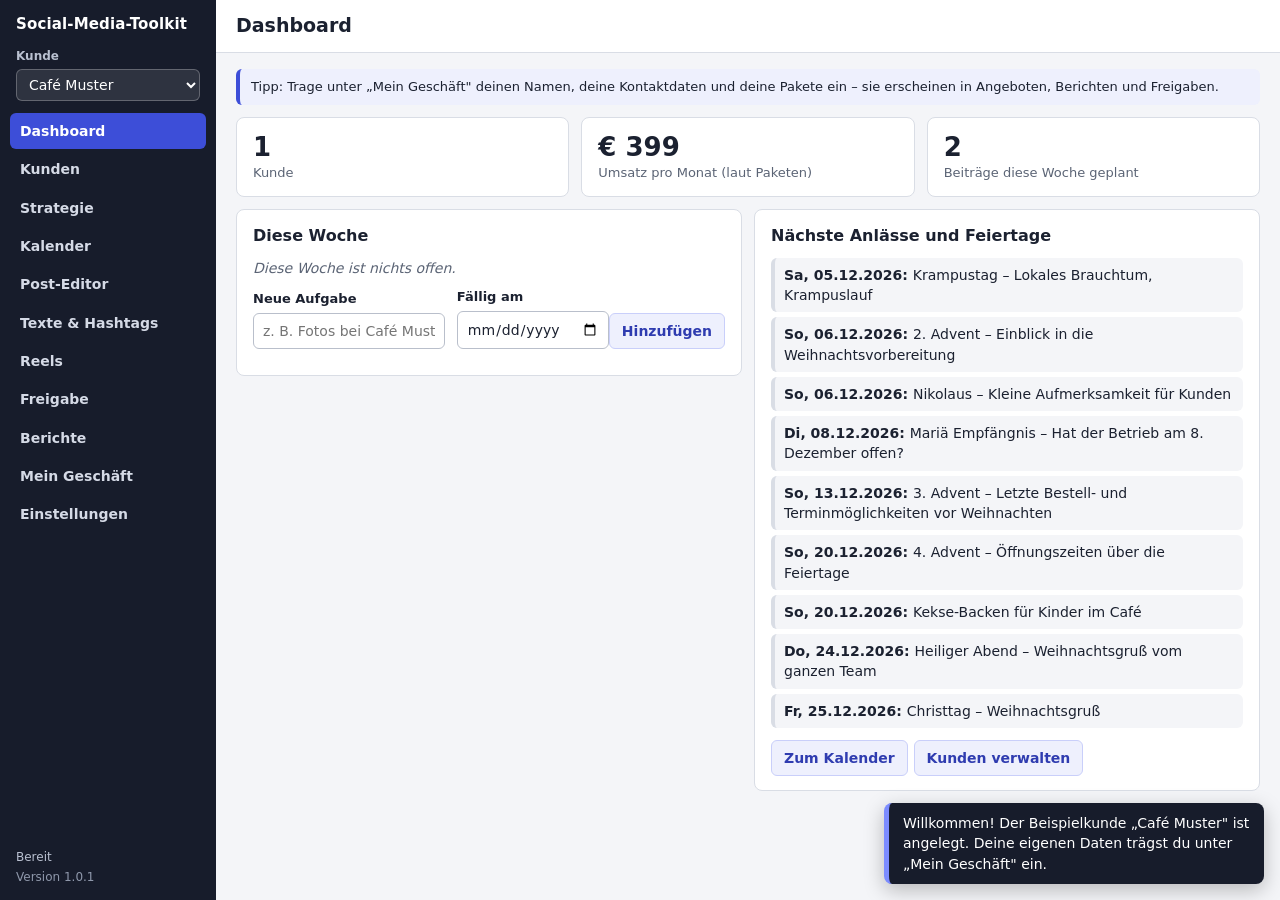
<file: index.html>
<!DOCTYPE html>
<html lang="de">
<head>
  <meta charset="utf-8">
  <meta name="viewport" content="width=device-width, initial-scale=1">
  <title>Social-Media-Betreuungs-Toolkit</title>
  <link rel="stylesheet" href="css/toolkit.css">
  <link rel="stylesheet" href="css/toolkit-teile.css">
  <link rel="stylesheet" href="css/toolkit-ansichten.css">
</head>
<body>
  <!--
    Social-Media-Betreuungs-Toolkit – Start: einfach diese Datei doppelklicken.
    Aufbau der Oberfläche:
      links   Seitenleiste: Kunden-Auswahl und Navigation  → js/ui/app.js
      rechts  die gewählte Ansicht                         → js/ui/ansicht-*.js
    Alle Skripte stehen in js/ladeliste.js (NICHT hier einzeln eintragen).
  -->

  <div class="sm-app">
    <aside class="sm-seite">
      <strong class="sm-marke-name">Social-Media-Toolkit</strong>
      <div class="sm-kundenwahl">
        <label for="kunden-auswahl">Kunde</label>
        <select id="kunden-auswahl"></select>
      </div>
      <nav id="navigation" class="sm-nav" aria-label="Bereiche"></nav>
      <div class="sm-seite-fuss">
        <span id="speicher-status" class="sm-status" role="status"></span>
        <span id="version" class="sm-version"></span>
      </div>
    </aside>

    <main class="sm-haupt">
      <header class="sm-kopf">
        <h1 id="ansicht-titel"></h1>
        <span id="kunde-anzeige" class="sm-kunde-anzeige"></span>
      </header>
      <div id="ansicht" class="sm-inhalt"></div>
    </main>
  </div>

  <div id="meldungen" class="sm-meldungen" aria-live="polite"></div>

  <noscript><p style="padding:2rem">Das Social-Media-Toolkit braucht JavaScript.</p></noscript>

  <script src="js/ladeliste.js"></script>
  <script>
    SM_LADE(['kern', 'konfig', 'grafik', 'dokumente', 'ui'], function () {
      SM.ui.app.starte();
    });
  </script>
</body>
</html>
</file>
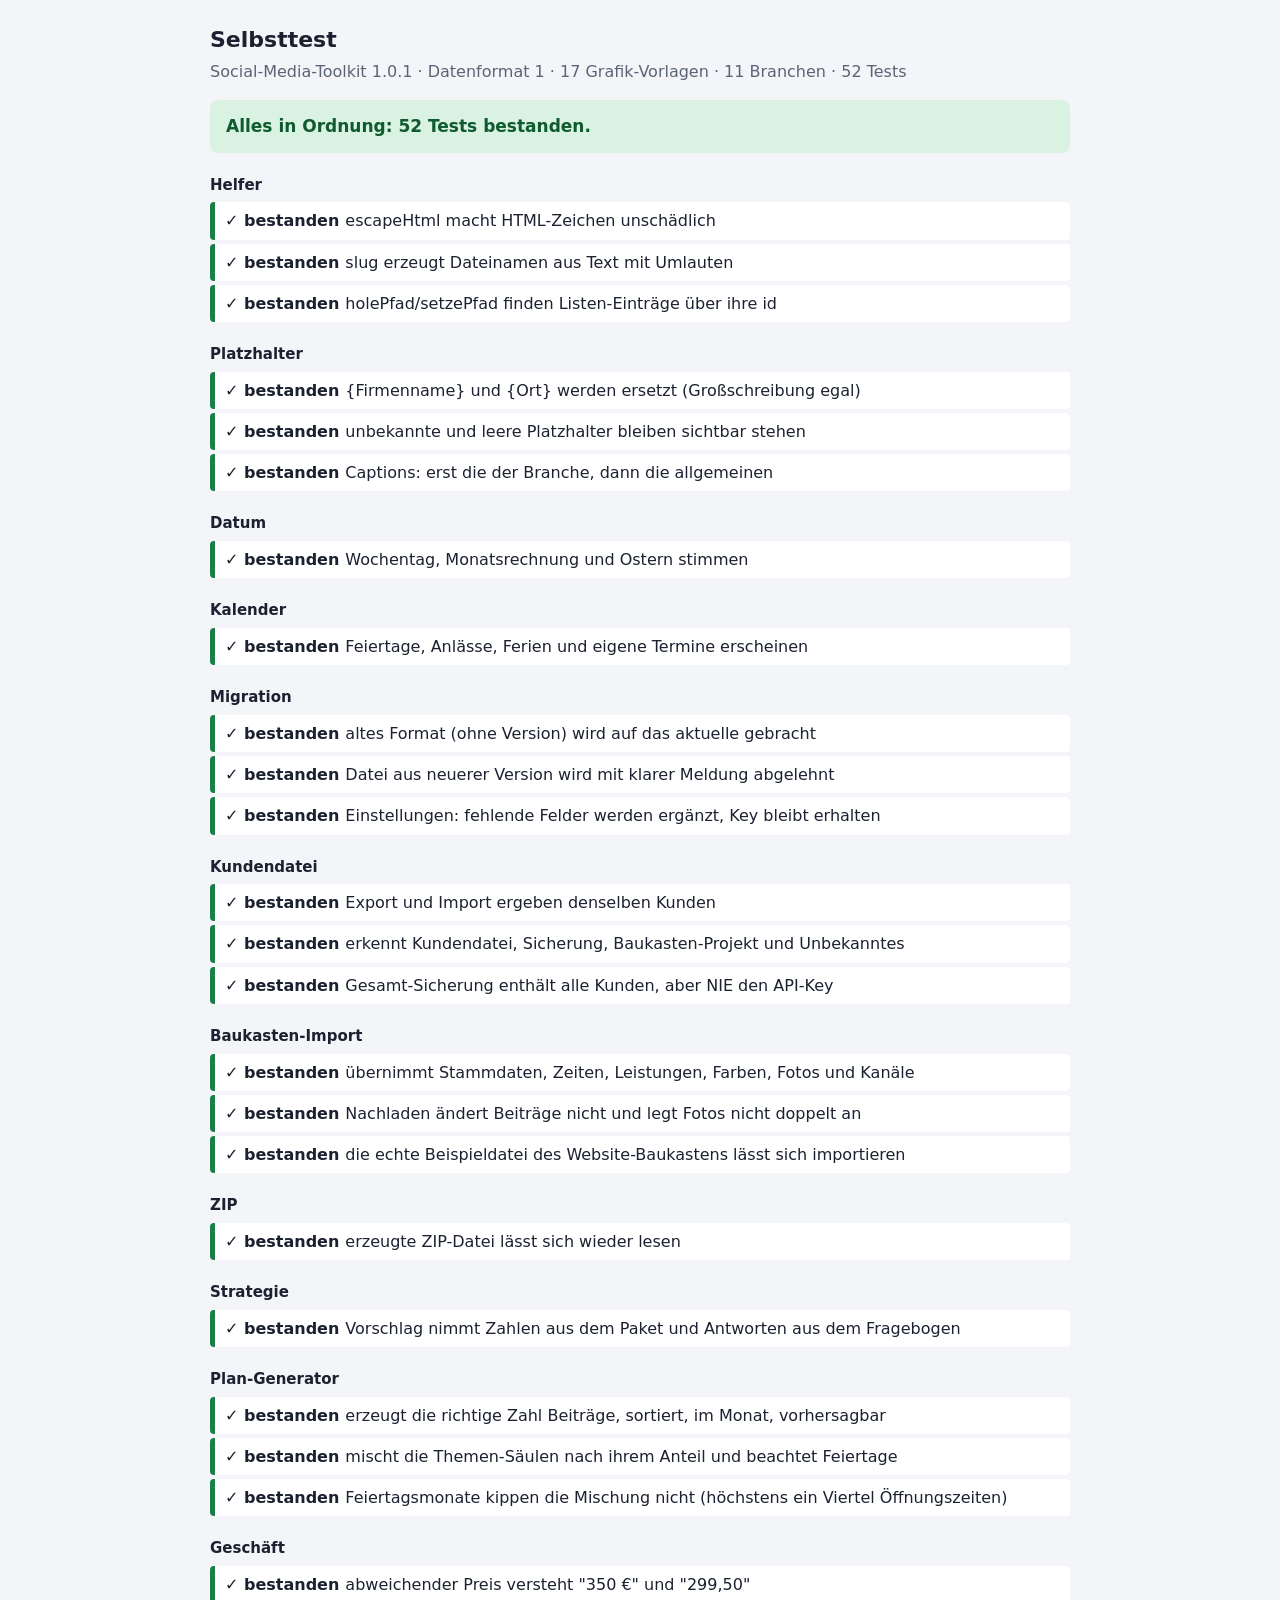
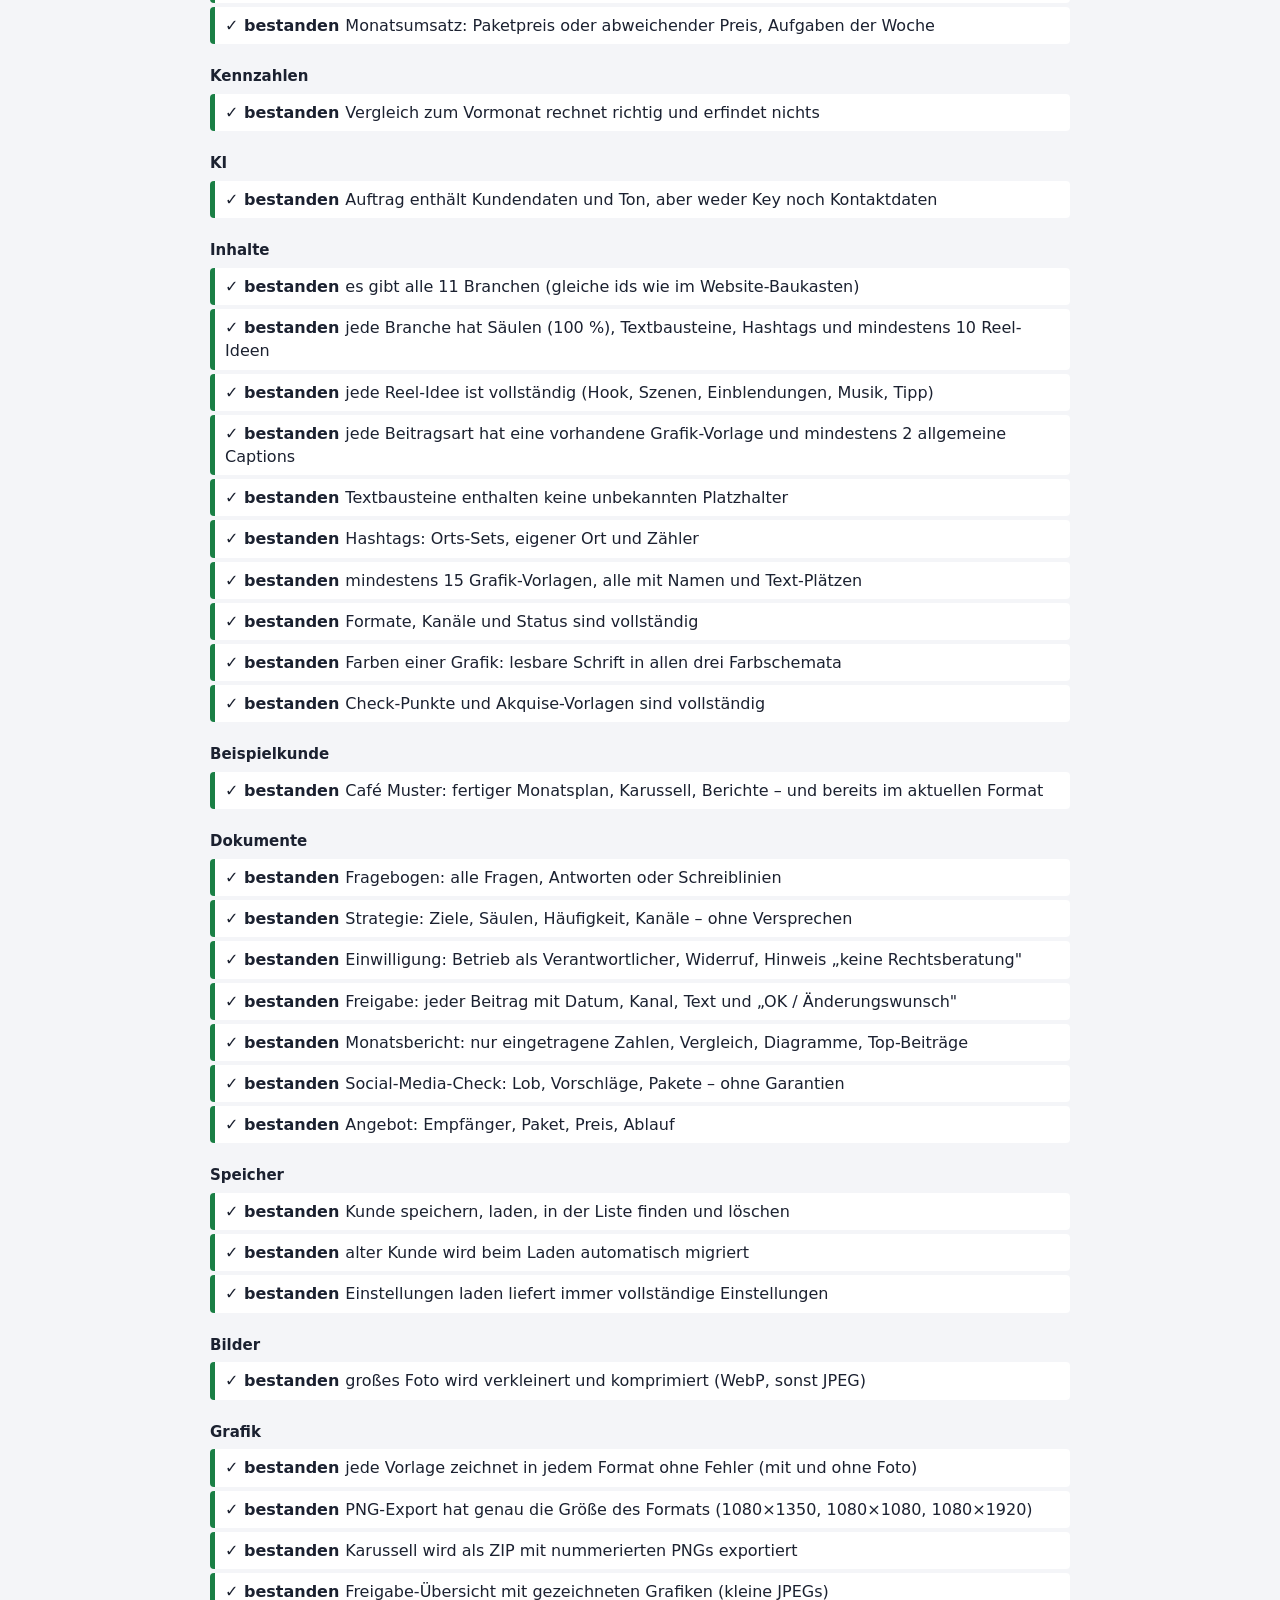
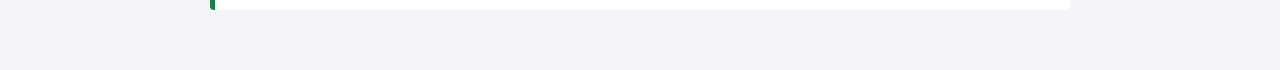
<file: test.html>
<!DOCTYPE html>
<html lang="de">
<head>
  <meta charset="utf-8">
  <meta name="viewport" content="width=device-width, initial-scale=1">
  <title>Selbsttest – Social-Media-Toolkit</title>
  <style>
    /* Schlichte Darstellung: grün = bestanden, rot = Fehler, grau = übersprungen */
    body { font-family: system-ui, -apple-system, "Segoe UI", Roboto, Arial, sans-serif; margin: 0; background: #f4f5f8; color: #1b2130; line-height: 1.45; }
    main { max-width: 860px; margin: 0 auto; padding: 24px 16px 60px; }
    h1 { font-size: 22px; margin: 0 0 4px; }
    h2 { font-size: 15px; margin: 22px 0 6px; }
    .info { color: #5b6475; margin: 0 0 16px; }
    #summe { font-weight: 700; padding: 14px 16px; border-radius: 8px; background: #e3e6ec; font-size: 17px; }
    #summe.gut { background: #d9f2e2; color: #0f5a2e; }
    #summe.schlecht { background: #fde3e0; color: #8f1d15; }
    ul { list-style: none; margin: 0; padding: 0; display: grid; gap: 4px; }
    li { background: #fff; border-left: 5px solid #b9bfcb; border-radius: 4px; padding: 7px 10px; }
    li.ok { border-left-color: #1a7f45; }
    li.fehler { border-left-color: #b3261e; background: #fff4f2; }
    li.uebersprungen { color: #5b6475; }
    li small { display: block; color: #8f1d15; font-family: ui-monospace, Consolas, monospace; margin-top: 3px; white-space: pre-wrap; }
    .marke { font-weight: 700; margin-right: 6px; }
  </style>
</head>
<body>
  <!--
    Selbsttest: nach JEDER Änderung am Werkzeug diese Datei im Browser öffnen
    (Doppelklick). Alles grün = die wichtigsten Funktionen arbeiten noch.
    Die Tests selbst stehen in tests/tests-*.js.
  -->
  <main>
    <h1>Selbsttest</h1>
    <p class="info" id="version">Lädt …</p>
    <p id="summe" role="status">Tests laufen …</p>
    <div id="ergebnisse"></div>
  </main>

  <script src="js/ladeliste.js"></script>
  <script>
    SM_LADE(['kern', 'konfig', 'grafik', 'dokumente', 'tests'], function () {
      var bereich = document.getElementById('ergebnisse');
      var listen = {};   // eine Liste pro Gruppe
      var SYMBOLE = { ok: '✓ bestanden', fehler: '✗ FEHLER', uebersprungen: '– übersprungen' };

      document.getElementById('version').textContent =
        'Social-Media-Toolkit ' + SM.VERSION + ' · Datenformat ' + SM.FORMAT_VERSION +
        ' · ' + SM.grafik.alle().length + ' Grafik-Vorlagen · ' + SM.konfig.branchen.length + ' Branchen · ' +
        SM.test.faelle.length + ' Tests';

      SM.test.laufe(function (ergebnis) {
        if (!listen[ergebnis.gruppe]) {
          var titel = document.createElement('h2');
          titel.textContent = ergebnis.gruppe;
          listen[ergebnis.gruppe] = document.createElement('ul');
          bereich.appendChild(titel);
          bereich.appendChild(listen[ergebnis.gruppe]);
        }
        var zeile = document.createElement('li');
        zeile.className = ergebnis.status;
        var marke = document.createElement('span');
        marke.className = 'marke';
        marke.textContent = SYMBOLE[ergebnis.status];
        zeile.appendChild(marke);
        zeile.appendChild(document.createTextNode(ergebnis.name));
        if (ergebnis.meldung && ergebnis.status === 'fehler') {
          var meldung = document.createElement('small');
          meldung.textContent = ergebnis.meldung;
          zeile.appendChild(meldung);
        }
        listen[ergebnis.gruppe].appendChild(zeile);
      }).then(function (summe) {
        var anzeige = document.getElementById('summe');
        anzeige.className = summe.fehler > 0 ? 'schlecht' : 'gut';
        anzeige.textContent = summe.fehler > 0
          ? summe.fehler + ' von ' + (summe.ok + summe.fehler) + ' Tests fehlgeschlagen – bitte die roten Zeilen ansehen.'
          : 'Alles in Ordnung: ' + summe.ok + ' Tests bestanden' + (summe.uebersprungen ? ', ' + summe.uebersprungen + ' übersprungen' : '') + '.';
        // Für automatische Prüfungen (z. B. mit Playwright) auslesbar:
        window.SM_TESTERGEBNIS = summe;
      });
    });
  </script>
</body>
</html>
</file>
<file: css/toolkit.css>
/* =====================================================================
   toolkit.css – Grundlayout des Werkzeugs
   (Seitenleiste links, Ansicht rechts, Meldungen unten rechts)
   Allgemeine Bauteile (Buttons, Felder, Gruppen …): toolkit-teile.css
   Bauteile einzelner Ansichten (Kalender, Post-Editor …): toolkit-ansichten.css
   Alle Klassen beginnen mit "sm-". Die druckbaren Dokumente haben ihren
   eigenen Stil in js/dokumente/rahmen.js (Klassen "dok-").
   ===================================================================== */

:root {
  --sm-akzent: #3d4ed8;
  --sm-akzent-dunkel: #2f3cb0;
  --sm-akzent-hell: #eef0fd;
  --sm-text: #1b2130;
  --sm-leise: #5b6475;
  --sm-linie: #d9dde5;
  --sm-flaeche: #f4f5f8;
  --sm-weiss: #ffffff;
  --sm-leiste: #171c2b;
  --sm-gefahr: #b3261e;
  --sm-ok: #1a7f45;
  --sm-warnung: #9a5b00;
  --sm-radius: 8px;
}

* { box-sizing: border-box; }

html, body { height: 100%; }

body {
  margin: 0;
  font-family: system-ui, -apple-system, "Segoe UI", Roboto, Arial, sans-serif;
  font-size: 14px;
  line-height: 1.45;
  color: var(--sm-text);
  background: var(--sm-flaeche);
  overflow: hidden;
}

:focus-visible { outline: 3px solid #f59e0b; outline-offset: 2px; }

.sm-versteckt {
  position: absolute; width: 1px; height: 1px; overflow: hidden;
  clip-path: inset(50%); white-space: nowrap;
}

.sm-luecke { flex: 1; }

/* ---------- Zwei Bereiche: Seitenleiste und Ansicht ---------- */
.sm-app { display: flex; height: 100%; }

.sm-seite {
  width: 216px; flex: none; background: var(--sm-leiste); color: #fff;
  display: flex; flex-direction: column; padding: 14px 10px; gap: 12px; overflow-y: auto;
}
.sm-marke-name { font-size: 15px; padding: 0 6px; letter-spacing: .01em; }
.sm-kundenwahl { display: grid; gap: 4px; padding: 0 6px; }
.sm-kundenwahl label { font-size: 12px; color: #b9c0d0; font-weight: 600; }
.sm-kundenwahl select {
  font: inherit; color: #fff; background: rgba(255, 255, 255, .1);
  border: 1px solid rgba(255, 255, 255, .25); border-radius: 6px; padding: 6px 8px; width: 100%;
}
.sm-kundenwahl select option { color: var(--sm-text); background: #fff; }

.sm-nav { display: grid; gap: 2px; }
.sm-nav button {
  font: inherit; font-weight: 600; text-align: left; color: #d5daE6; background: none;
  border: 0; border-radius: 6px; padding: 8px 10px; cursor: pointer;
}
.sm-nav button:hover { background: rgba(255, 255, 255, .08); color: #fff; }
.sm-nav button.sm-nav-aktiv { background: var(--sm-akzent); color: #fff; }

.sm-seite-fuss { margin-top: auto; display: grid; gap: 2px; padding: 0 6px; }
.sm-status { font-size: 12px; color: #b9c0d0; }
.sm-status-fehler { color: #ffb4a9; font-weight: 700; }
.sm-version { font-size: 12px; color: #8f98ab; }

.sm-haupt { flex: 1; min-width: 0; display: flex; flex-direction: column; }
.sm-kopf {
  display: flex; align-items: baseline; gap: 12px; padding: 12px 20px;
  background: var(--sm-weiss); border-bottom: 1px solid var(--sm-linie); flex: none;
}
.sm-kopf h1 { font-size: 19px; margin: 0; }
.sm-kunde-anzeige { color: var(--sm-leise); font-weight: 600; }
.sm-inhalt { flex: 1; overflow-y: auto; padding: 16px 20px 60px; }

/* ---------- Meldungen unten rechts ---------- */
.sm-meldungen {
  position: fixed; right: 16px; bottom: 16px; z-index: 1000;
  display: grid; gap: 8px; max-width: 380px;
}
.sm-meldung {
  background: var(--sm-leiste); color: #fff; padding: 10px 14px;
  border-radius: var(--sm-radius); box-shadow: 0 6px 20px rgba(0, 0, 0, .25);
  border-left: 5px solid var(--sm-ok);
}
.sm-meldung-fehler { border-left-color: #ff6b5e; }
.sm-meldung-info { border-left-color: #7c8cff; }

/* ---------- Schmale Fenster: Seitenleiste nach oben ---------- */
@media (max-width: 860px) {
  body { overflow: auto; }
  .sm-app { flex-direction: column; height: auto; }
  .sm-seite { width: 100%; }
  .sm-nav { grid-template-columns: repeat(3, 1fr); }
  .sm-inhalt { overflow: visible; }
}
</file>
<file: css/toolkit-teile.css>
/* =====================================================================
   toolkit-teile.css – allgemeine Bauteile
   Buttons · Felder · Hinweise · Gruppen · Listen · Fotos · Dialoge
   (bewusst gleich aufgebaut wie im Website-Baukasten, dort "ed-")
   Farben und Maße kommen aus den Variablen in toolkit.css.
   ===================================================================== */

/* ---------- Buttons ---------- */
.sm-knopf {
  font: inherit; font-weight: 600; cursor: pointer; display: inline-flex;
  align-items: center; justify-content: center; gap: 6px;
  padding: 7px 12px; min-height: 34px; border-radius: 6px;
  border: 1px solid var(--sm-linie); background: var(--sm-weiss); color: var(--sm-text);
}
.sm-knopf:hover { background: var(--sm-flaeche); }
.sm-knopf:disabled { opacity: .5; cursor: not-allowed; }
.sm-knopf-haupt { background: var(--sm-akzent); border-color: var(--sm-akzent); color: #fff; }
.sm-knopf-haupt:hover { background: var(--sm-akzent-dunkel); }
.sm-knopf-zweit { background: var(--sm-akzent-hell); border-color: #c9cffa; color: var(--sm-akzent-dunkel); }
.sm-knopf-zweit:hover { background: #dfe3fb; }
.sm-knopf-hell { background: rgba(255, 255, 255, .12); border-color: rgba(255, 255, 255, .3); color: #fff; }
.sm-knopf-hell:hover { background: rgba(255, 255, 255, .22); }
.sm-knopf-leise { border-color: transparent; background: none; }
.sm-knopf-mini { padding: 3px 7px; min-height: 28px; min-width: 28px; font-size: 13px; }
.sm-knopf-gefahr { color: var(--sm-gefahr); }
.sm-knopf-gefahr:hover { background: #fdecea; }
.sm-knopf-ki { background: #f3f0ff; border-color: #d6ccff; color: #4c2fb0; }
.sm-knopf-umschalter[aria-pressed="true"] { background: var(--sm-akzent); border-color: var(--sm-akzent); color: #fff; }
.sm-link { font: inherit; background: none; border: 0; padding: 0; color: var(--sm-akzent); cursor: pointer; text-decoration: underline; }
.sm-knopfreihe { display: flex; flex-wrap: wrap; gap: 6px; align-items: center; }

/* ---------- Felder ---------- */
.sm-feld { display: grid; gap: 4px; margin-bottom: 12px; }
.sm-feld label { font-weight: 600; font-size: 13px; }
.sm-feld-schmal { max-width: 140px; }
input[type="text"], input[type="email"], input[type="tel"], input[type="url"],
input[type="password"], input[type="time"], input[type="date"], input[type="month"],
input[type="number"], select, textarea {
  font: inherit; color: var(--sm-text); background: #fff; width: 100%;
  border: 1px solid #b9bfcb; border-radius: 6px; padding: 7px 9px;
}
textarea { resize: vertical; min-height: 34px; }
.sm-hilfe, .sm-zaehler { color: var(--sm-leise); font-size: 12px; }
.sm-zu-lang { color: var(--sm-gefahr); font-weight: 700; }
.sm-schalter { display: flex; align-items: center; gap: 8px; }
.sm-schalter input { width: 17px; height: 17px; flex: none; }
.sm-schalter label { font-weight: 500; }

.sm-hinweis {
  margin: 0 0 12px; padding: 9px 11px; border-radius: 6px; font-size: 13px;
  background: var(--sm-akzent-hell); border-left: 4px solid var(--sm-akzent);
}
.sm-hinweis-warnung { background: #fff5e0; border-left-color: #d98a00; }
.sm-leer { color: var(--sm-leise); font-style: italic; margin: 6px 0 10px; }

/* ---------- Aufklappbare Gruppen ---------- */
.sm-gruppe { border: 1px solid var(--sm-linie); border-radius: var(--sm-radius); margin-bottom: 10px; background: #fff; }
.sm-gruppe > summary { cursor: pointer; font-weight: 700; padding: 10px 12px; font-size: 14px; }
.sm-gruppe[open] > summary { border-bottom: 1px solid var(--sm-linie); background: var(--sm-flaeche); border-radius: var(--sm-radius) var(--sm-radius) 0 0; }
.sm-gruppe-inhalt { padding: 12px; }

/* ---------- Listen und Einträge ---------- */
.sm-liste { margin-bottom: 12px; }
.sm-liste-titel { font-weight: 700; font-size: 13px; margin: 10px 0 6px; }
.sm-eintrag { border: 1px solid var(--sm-linie); border-radius: 6px; margin-bottom: 6px; background: #fff; }
.sm-eintrag > summary { display: flex; align-items: center; gap: 6px; padding: 6px 8px; cursor: pointer; list-style: none; }
.sm-eintrag > summary::-webkit-details-marker { display: none; }
.sm-eintrag > summary::before { content: "▸"; color: var(--sm-leise); width: 12px; flex: none; }
.sm-eintrag[open] > summary::before { content: "▾"; }
.sm-eintrag[open] > summary { border-bottom: 1px solid var(--sm-linie); background: var(--sm-flaeche); }
.sm-eintrag-titel { flex: 1; min-width: 0; font-weight: 600; overflow: hidden; text-overflow: ellipsis; white-space: nowrap; }
.sm-eintrag-titel small { font-weight: 400; color: var(--sm-leise); }
.sm-eintrag-knoepfe { display: flex; gap: 3px; flex: none; }
.sm-eintrag-inhalt { padding: 10px; }
.sm-griff { cursor: grab; color: var(--sm-leise); font-size: 16px; padding: 0 2px; user-select: none; }
.sm-ausgeblendet { opacity: .55; }
.sm-ziel { outline: 3px dashed var(--sm-akzent); outline-offset: 1px; }

/* ---------- Fotos ---------- */
.sm-ablage { cursor: pointer; flex: 1; font-weight: 600; border: 2px dashed #a9b0bf; border-radius: var(--sm-radius); padding: 18px; text-align: center;
  display: grid; gap: 8px; justify-items: center; margin-bottom: 12px; background: #fafbfc; }
.sm-ablage p { margin: 0; font-weight: 700; }
.sm-ablage small { color: var(--sm-leise); }
.sm-ablage-aktiv { border-color: var(--sm-akzent); background: var(--sm-akzent-hell); }
.sm-foto { display: grid; grid-template-columns: 110px 1fr; gap: 10px; border: 1px solid var(--sm-linie);
  border-radius: var(--sm-radius); padding: 10px; margin-bottom: 10px; background: #fff; }
.sm-foto img { width: 110px; height: 110px; object-fit: cover; border-radius: 6px; background: #eee; }
.sm-foto-daten { min-width: 0; }
.sm-foto-info { margin: 0 0 8px; font-size: 12px; color: var(--sm-leise); }

/* ---------- Dialoge ---------- */
.sm-dialog { border: 0; border-radius: 12px; padding: 0; width: min(640px, 94vw); max-height: 90vh;
  box-shadow: 0 20px 60px rgba(0, 0, 0, .35); color: var(--sm-text); }
.sm-dialog-breit { width: min(820px, 94vw); }
.sm-dialog::backdrop { background: rgba(15, 20, 35, .55); }
.sm-dialog-kopf { display: flex; align-items: center; justify-content: space-between; padding: 12px 16px;
  border-bottom: 1px solid var(--sm-linie); position: sticky; top: 0; background: #fff; z-index: 1; }
.sm-dialog-kopf h2 { margin: 0; font-size: 17px; }
.sm-dialog-inhalt { padding: 16px; }
.sm-dialog h3 { font-size: 14px; margin: 14px 0 8px; }
.sm-dialog h3:first-child { margin-top: 0; }
</file>
<file: css/toolkit-ansichten.css>
/* =====================================================================
   toolkit-ansichten.css – Bauteile der einzelnen Ansichten
   Karten · Kennzahlen · Zeilen/Raster · Kalender · Post-Editor und
   Vorschau · Tabellen · Reiter
   ===================================================================== */

/* ---------- Karten, Kästen, Überschriften ---------- */
.sm-karte { background: #fff; border: 1px solid var(--sm-linie); border-radius: var(--sm-radius); padding: 14px 16px; margin-bottom: 12px; }
.sm-karte h2 { font-size: 16px; margin: 0 0 10px; }
.sm-kasten { border: 1px solid var(--sm-linie); border-radius: 6px; padding: 10px 12px; margin-bottom: 10px; background: #fff; }
.sm-kasten h3 { margin: 0 0 6px; font-size: 15px; }
.sm-kasten p, .sm-kasten ol { margin: 0 0 6px; }
.sm-abschnitt-titel { font-size: 17px; margin: 18px 0 10px; }
.sm-inhalt h3 { font-size: 14px; margin: 14px 0 8px; }

/* ---------- Kennzahl-Karten (Dashboard, Geschäft) ---------- */
.sm-kennzahlen { display: grid; grid-template-columns: repeat(3, 1fr); gap: 12px; margin-bottom: 12px; }
.sm-kennzahl { background: #fff; border: 1px solid var(--sm-linie); border-radius: var(--sm-radius); padding: 14px 16px; display: grid; }
.sm-kennzahl b { font-size: 26px; line-height: 1.2; }
.sm-kennzahl span { color: var(--sm-leise); font-size: 13px; }
.sm-spalten { display: grid; grid-template-columns: 1fr 1fr; gap: 12px; align-items: start; }

.sm-aufgaben { list-style: none; margin: 0 0 12px; padding: 0; display: grid; gap: 5px; }
.sm-aufgaben li { display: flex; gap: 8px; align-items: center; justify-content: space-between; padding: 7px 9px; border-radius: 6px; background: var(--sm-flaeche); border-left: 4px solid var(--sm-linie); }
.sm-aufgaben li.sm-ueberfaellig { border-left-color: var(--sm-gefahr); background: #fdecea; }

/* ---------- Zeilen und Raster für Felder ---------- */
.sm-zeile { display: flex; gap: 12px; align-items: flex-start; flex-wrap: wrap; }
.sm-zeile > .sm-feld { flex: 1 1 150px; min-width: 0; }
.sm-zeile > .sm-feld-schmal { flex: 0 1 150px; }
.sm-zeile-unten { align-items: flex-end; }
.sm-zeile-unten > .sm-knopf { margin-bottom: 12px; }
.sm-zeile-mitte { align-items: center; margin-bottom: 8px; }
.sm-raster-2 { display: grid; grid-template-columns: repeat(2, 1fr); gap: 12px; align-items: start; }
.sm-raster-3 { display: grid; grid-template-columns: repeat(3, 1fr); gap: 0 12px; }
.sm-raster-4 { display: grid; grid-template-columns: repeat(4, 1fr); gap: 0 12px; }
input[type="color"] { width: 56px; height: 34px; padding: 2px; border: 1px solid #b9bfcb; border-radius: 6px; background: #fff; cursor: pointer; }
input[type="range"] { width: 100%; }
.sm-mehrfach { border: 1px solid var(--sm-linie); border-radius: 6px; padding: 6px 10px 8px; display: flex; flex-wrap: wrap; gap: 4px 16px; }
.sm-mehrfach legend { font-weight: 600; font-size: 13px; padding: 0 4px; }
.sm-haken { display: inline-flex; align-items: center; gap: 6px; }
.sm-haken input { width: 16px; height: 16px; }
.sm-knopf-gewaehlt, .sm-knopf-zweit.sm-knopf-gewaehlt { background: var(--sm-akzent); border-color: var(--sm-akzent); color: #fff; }
.sm-logo-vorschau { max-height: 56px; max-width: 160px; border: 1px solid var(--sm-linie); border-radius: 6px; padding: 4px; background: #fff; }
.sm-kundenliste { display: flex; flex-wrap: wrap; gap: 6px; margin-bottom: 12px; }
.sm-zeiten-zeile { display: grid; grid-template-columns: 96px 110px 1fr 1fr 120px 1fr 1fr; gap: 0 10px; align-items: end; border-bottom: 1px solid var(--sm-linie); padding-top: 8px; }
.sm-zeiten-zeile > strong { align-self: center; }
.sm-check-zeile { display: grid; grid-template-columns: 1.4fr 150px 1.4fr; gap: 0 12px; align-items: start; border-bottom: 1px solid var(--sm-linie); padding-top: 8px; }
.sm-textbaustein p, .sm-vorlagen-text { white-space: pre-wrap; }

/* ---------- Reiter (Mein Geschäft) ---------- */
.sm-reiter { display: flex; flex-wrap: wrap; gap: 4px; margin-bottom: 14px; border-bottom: 1px solid var(--sm-linie); padding-bottom: 8px; }
.sm-reiter button { font: inherit; font-weight: 600; border: 0; background: none; color: var(--sm-leise); padding: 7px 12px; border-radius: 6px; cursor: pointer; }
.sm-reiter button:hover { background: #e9ebf1; }
.sm-reiter button.sm-reiter-aktiv { background: var(--sm-akzent-hell); color: var(--sm-akzent-dunkel); }

/* ---------- Tabellen ---------- */
.sm-tabelle { width: 100%; border-collapse: collapse; margin-bottom: 10px; }
.sm-tabelle th, .sm-tabelle td { text-align: left; padding: 7px 8px; border-bottom: 1px solid var(--sm-linie); vertical-align: middle; }
.sm-tabelle th { font-size: 12px; color: var(--sm-leise); }
.sm-tabelle select { min-width: 140px; }
.sm-summe td { font-weight: 700; border-top: 2px solid var(--sm-text); }

/* ---------- Kalender ---------- */
.sm-kalender-leiste { display: flex; flex-wrap: wrap; gap: 8px; align-items: center; margin-bottom: 12px; }
.sm-kalender-leiste .sm-feld { margin-bottom: 0; }
.sm-kalender-leiste select { min-width: 260px; }
.sm-kalender-titel { min-width: 170px; text-align: center; font-size: 16px; }
.sm-kalender { display: grid; grid-template-columns: repeat(7, minmax(0, 1fr)); gap: 4px; margin-bottom: 10px; }
.sm-kalender-kopf { font-weight: 700; font-size: 12px; color: var(--sm-leise); padding: 2px 6px; }
.sm-tag-zelle { background: #fff; border: 1px solid var(--sm-linie); border-radius: 6px; min-height: 104px; padding: 4px; display: flex; flex-direction: column; gap: 3px; min-width: 0; }
.sm-kalender-woche .sm-tag-zelle { min-height: 340px; }
.sm-tag-ausserhalb { background: #f0f1f5; opacity: .6; }
.sm-tag-ferien { background: #fbf8ea; }
.sm-tag-heute { border: 2px solid var(--sm-akzent); }
.sm-tag-ziel { outline: 3px dashed var(--sm-akzent); outline-offset: -2px; }
.sm-tag-kopf { display: flex; justify-content: space-between; align-items: center; }
.sm-tag-nummer { font-weight: 700; font-size: 13px; padding-left: 3px; }
.sm-tag-kopf .sm-knopf-mini { min-height: 22px; min-width: 22px; padding: 0 5px; color: var(--sm-leise); }
.sm-marke { font-size: 11px; line-height: 1.25; padding: 1px 5px; border-radius: 3px; overflow: hidden; text-overflow: ellipsis; white-space: nowrap; }
.sm-marke-feiertag { background: #fde3e0; color: #8f1d15; font-weight: 700; }
.sm-marke-anlass { background: #e4eefc; color: #1d4d91; }
.sm-marke-event { background: #e3f4e8; color: #17603a; font-weight: 700; }
.sm-marke-ferien { background: #f4ecc2; color: #6b5300; }
.sm-chip { font: inherit; text-align: left; cursor: grab; display: grid; width: 100%; background: var(--sm-flaeche); border: 1px solid var(--sm-linie); border-left: 5px solid #8a93a6; border-radius: 4px; padding: 3px 6px; min-width: 0; }
.sm-chip:hover { background: #e9ebf1; }
.sm-chip-titel { font-size: 12px; font-weight: 600; overflow: hidden; text-overflow: ellipsis; white-space: nowrap; }
.sm-chip-info { font-size: 11px; color: var(--sm-leise); overflow: hidden; text-overflow: ellipsis; white-space: nowrap; }
.sm-kalender-woche .sm-chip-titel { white-space: normal; }
.sm-chip-block { display: grid; gap: 2px; }
.sm-chip-block select { font-size: 12px; padding: 3px 5px; }
.sm-legende { display: flex; flex-wrap: wrap; gap: 4px 14px; margin-bottom: 10px; font-size: 12px; color: var(--sm-leise); }
.sm-legende-punkt { display: inline-flex; align-items: center; gap: 5px; }
.sm-legende-punkt i { width: 12px; height: 12px; border-radius: 3px; display: inline-block; }

/* ---------- Post-Editor ---------- */
.sm-post { display: grid; grid-template-columns: minmax(0, 1fr) 380px; gap: 16px; align-items: start; }
.sm-post-rechts { position: sticky; top: 0; }
.sm-folien-leiste { margin-bottom: 12px; }
.sm-zaehler-block { display: grid; gap: 6px; font-size: 12px; color: var(--sm-leise); margin-top: 10px; }
.sm-zaehler-block strong { color: var(--sm-text); }
.sm-zaehler-block .sm-zu-lang strong { color: var(--sm-gefahr); }

/* Vorschau: nachgebaute Umgebung der Apps */
.sm-vorschau-spalte { display: grid; gap: 8px; }
.sm-vorschau-spalte > p { margin: 0; }
.sm-vs { background: #fff; border: 1px solid var(--sm-linie); border-radius: 10px; overflow: hidden; }
.sm-vs-canvas { display: block; width: 100%; height: auto; background: #ddd; }
.sm-vs-kopf { display: flex; align-items: center; gap: 8px; padding: 8px 10px; font-size: 13px; }
.sm-vs-profil { width: 30px; height: 30px; border-radius: 50%; object-fit: cover; flex: none; display: inline-grid; place-items: center; color: #fff; font-weight: 700; border: 1px solid var(--sm-linie); background: #fff; }
.sm-vs-aktionen { padding: 6px 10px 0; font-size: 18px; letter-spacing: 2px; }
.sm-vs-caption { margin: 0; padding: 4px 10px 10px; font-size: 13px; white-space: pre-wrap; overflow-wrap: anywhere; }
.sm-vs-tags { color: #1d4d91; }
.sm-vs-punkte { display: flex; justify-content: center; gap: 4px; padding-top: 6px; }
.sm-vs-punkte i { width: 6px; height: 6px; border-radius: 50%; background: #c5cad6; }
.sm-vs-punkte i.sm-vs-punkt-aktiv { background: var(--sm-akzent); }
.sm-vs-story { position: relative; width: 250px; margin: 0 auto; border-radius: 22px; border: 6px solid #171c2b; background: #171c2b; }
.sm-vs-story .sm-vs-canvas { border-radius: 16px; }
.sm-vs-story-kopf { position: absolute; top: 10px; left: 10px; right: 10px; display: flex; align-items: center; gap: 6px; color: #fff; font-size: 12px; text-shadow: 0 1px 3px rgba(0, 0, 0, .6); }
.sm-vs-story-kopf .sm-vs-profil { width: 24px; height: 24px; }
.sm-vs-google .sm-vs-caption { padding-top: 8px; }

/* ---------- Schmale Fenster ---------- */
@media (max-width: 1100px) {
  .sm-post { grid-template-columns: 1fr; }
  .sm-post-rechts { position: static; max-width: 420px; }
  .sm-raster-4 { grid-template-columns: repeat(2, 1fr); }
  .sm-zeiten-zeile { grid-template-columns: repeat(3, 1fr); }
}
@media (max-width: 860px) {
  .sm-kennzahlen, .sm-spalten, .sm-raster-2, .sm-raster-3 { grid-template-columns: 1fr; }
  .sm-check-zeile { grid-template-columns: 1fr; }
  .sm-tag-zelle { min-height: 70px; }
}
</file>
